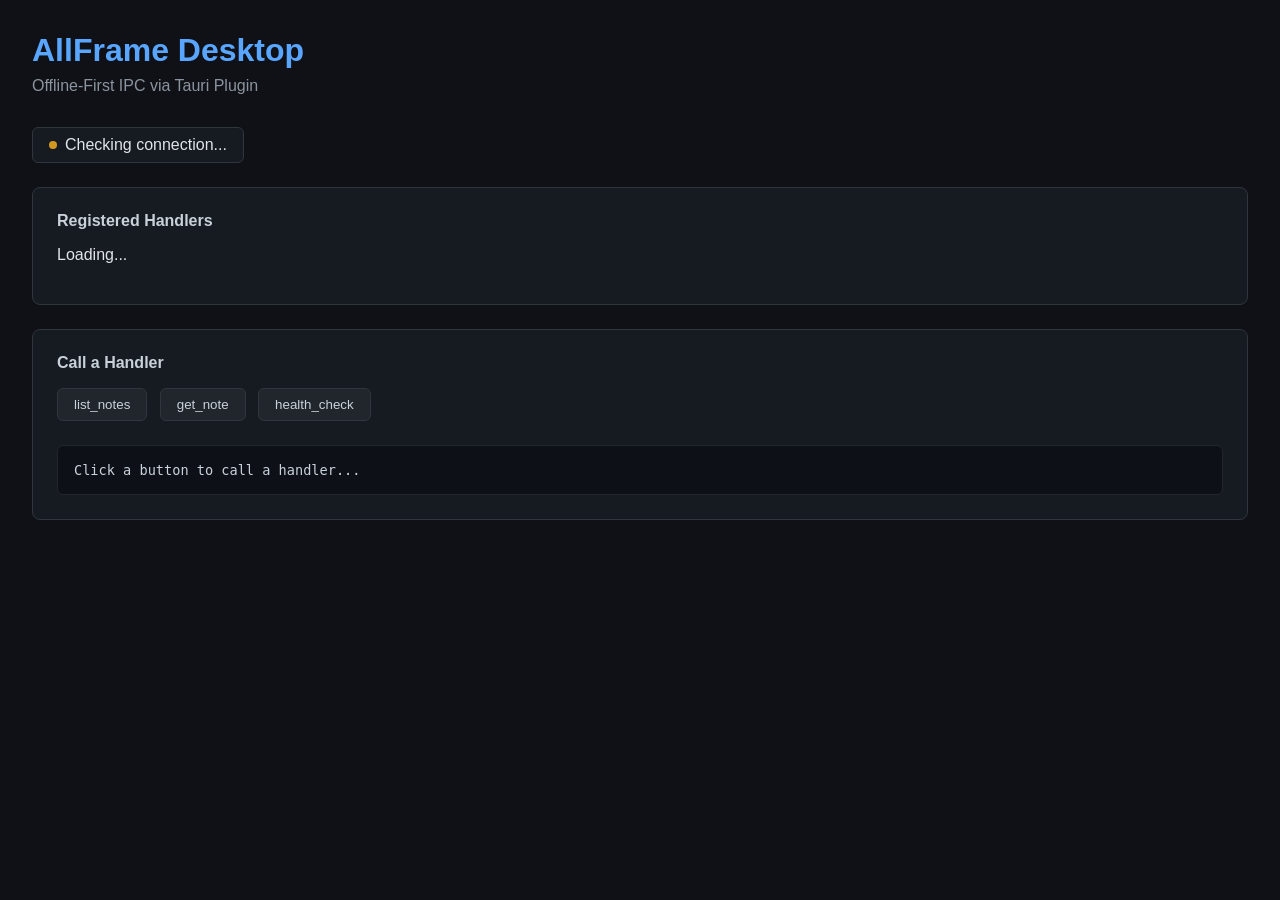
<file: examples/tauri-desktop/src/index.html>
<!DOCTYPE html>
<html lang="en">
<head>
  <meta charset="UTF-8" />
  <meta name="viewport" content="width=device-width, initial-scale=1.0" />
  <title>AllFrame Desktop — Offline-First Demo</title>
  <style>
    * { margin: 0; padding: 0; box-sizing: border-box; }
    body {
      font-family: -apple-system, BlinkMacSystemFont, "Segoe UI", Roboto, sans-serif;
      background: #0f1117;
      color: #e1e4e8;
      padding: 2rem;
    }
    h1 { color: #58a6ff; margin-bottom: 0.5rem; }
    .subtitle { color: #8b949e; margin-bottom: 2rem; }
    .status {
      display: inline-flex;
      align-items: center;
      gap: 0.5rem;
      background: #161b22;
      border: 1px solid #30363d;
      border-radius: 6px;
      padding: 0.5rem 1rem;
      margin-bottom: 1.5rem;
    }
    .dot { width: 8px; height: 8px; border-radius: 50%; }
    .dot.ok { background: #3fb950; }
    .dot.loading { background: #d29922; }
    .dot.error { background: #f85149; }
    .panel {
      background: #161b22;
      border: 1px solid #30363d;
      border-radius: 8px;
      padding: 1.5rem;
      margin-bottom: 1.5rem;
    }
    .panel h2 { color: #c9d1d9; font-size: 1rem; margin-bottom: 1rem; }
    button {
      background: #21262d;
      color: #c9d1d9;
      border: 1px solid #30363d;
      border-radius: 6px;
      padding: 0.5rem 1rem;
      cursor: pointer;
      margin-right: 0.5rem;
      margin-bottom: 0.5rem;
    }
    button:hover { background: #30363d; border-color: #58a6ff; }
    pre {
      background: #0d1117;
      border: 1px solid #21262d;
      border-radius: 6px;
      padding: 1rem;
      margin-top: 1rem;
      overflow-x: auto;
      font-size: 0.85rem;
      color: #c9d1d9;
      white-space: pre-wrap;
    }
    .handlers { display: flex; flex-wrap: wrap; gap: 0.5rem; margin-bottom: 1rem; }
    .handler-tag {
      background: #1f6feb22;
      border: 1px solid #1f6feb;
      border-radius: 12px;
      padding: 0.25rem 0.75rem;
      font-size: 0.8rem;
      color: #58a6ff;
    }
  </style>
</head>
<body>
  <h1>AllFrame Desktop</h1>
  <p class="subtitle">Offline-First IPC via Tauri Plugin</p>

  <div class="status" id="status">
    <span class="dot loading"></span>
    <span>Checking connection...</span>
  </div>

  <div class="panel">
    <h2>Registered Handlers</h2>
    <div class="handlers" id="handlers">Loading...</div>
  </div>

  <div class="panel">
    <h2>Call a Handler</h2>
    <div>
      <button onclick="callHandler('list_notes')">list_notes</button>
      <button onclick="callHandler('get_note')">get_note</button>
      <button onclick="callHandler('health_check')">health_check</button>
    </div>
    <pre id="output">Click a button to call a handler...</pre>
  </div>

  <script type="module">
    const { invoke } = window.__TAURI__.core;

    // Discover handlers on load
    async function init() {
      try {
        const handlers = await invoke("plugin:allframe-tauri|allframe_list");
        const container = document.getElementById("handlers");
        container.innerHTML = handlers
          .map(h => `<span class="handler-tag">${h.name}</span>`)
          .join("");

        const status = document.getElementById("status");
        status.innerHTML = `<span class="dot ok"></span><span>Online — ${handlers.length} handlers available (no network needed)</span>`;
      } catch (e) {
        const status = document.getElementById("status");
        status.innerHTML = `<span class="dot error"></span><span>Error: ${e}</span>`;
      }
    }

    // Call handler and display result
    window.callHandler = async function(name) {
      const output = document.getElementById("output");
      output.textContent = `Calling ${name}...`;
      try {
        const result = await invoke("plugin:allframe-tauri|allframe_call", {
          handler: name,
          args: {}
        });
        output.textContent = `${name} →\n${JSON.stringify(JSON.parse(result.result), null, 2)}`;
      } catch (e) {
        output.textContent = `Error: ${JSON.stringify(e, null, 2)}`;
      }
    };

    init();
  </script>
</body>
</html>
</file>
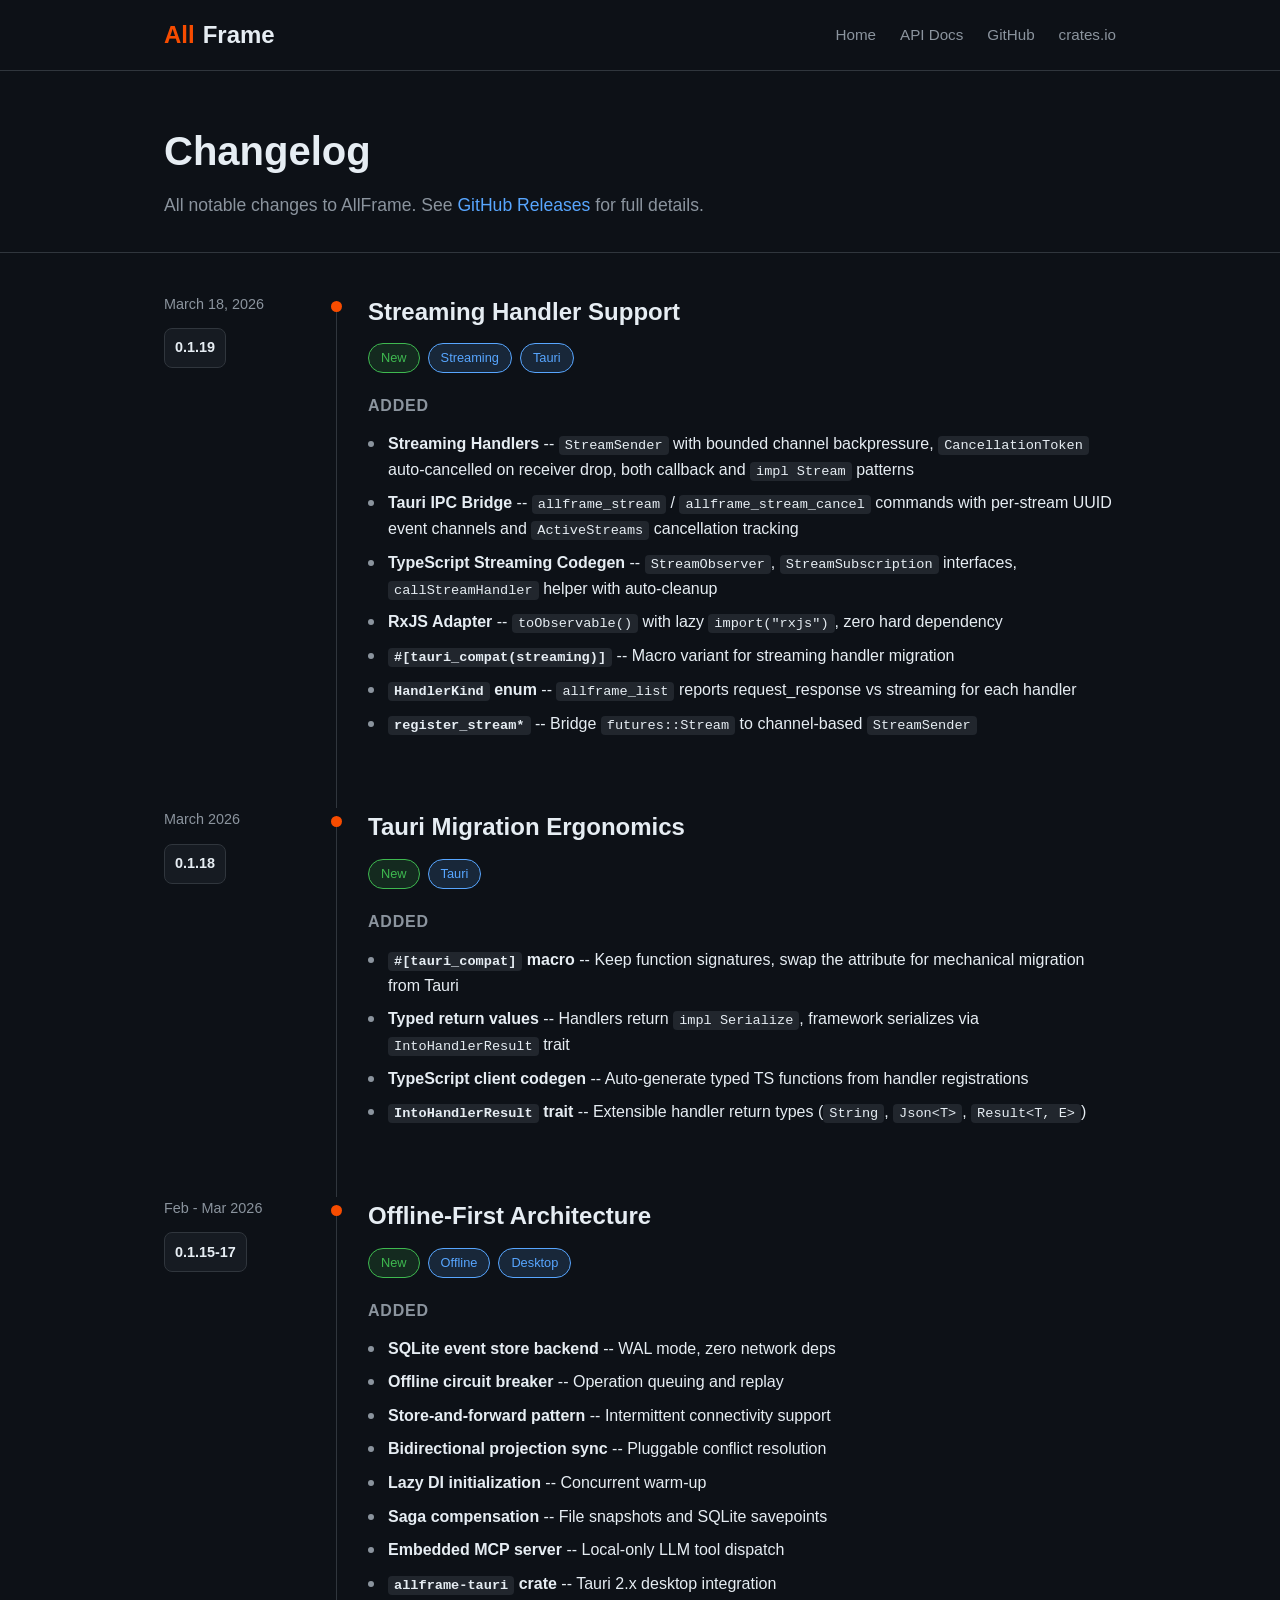
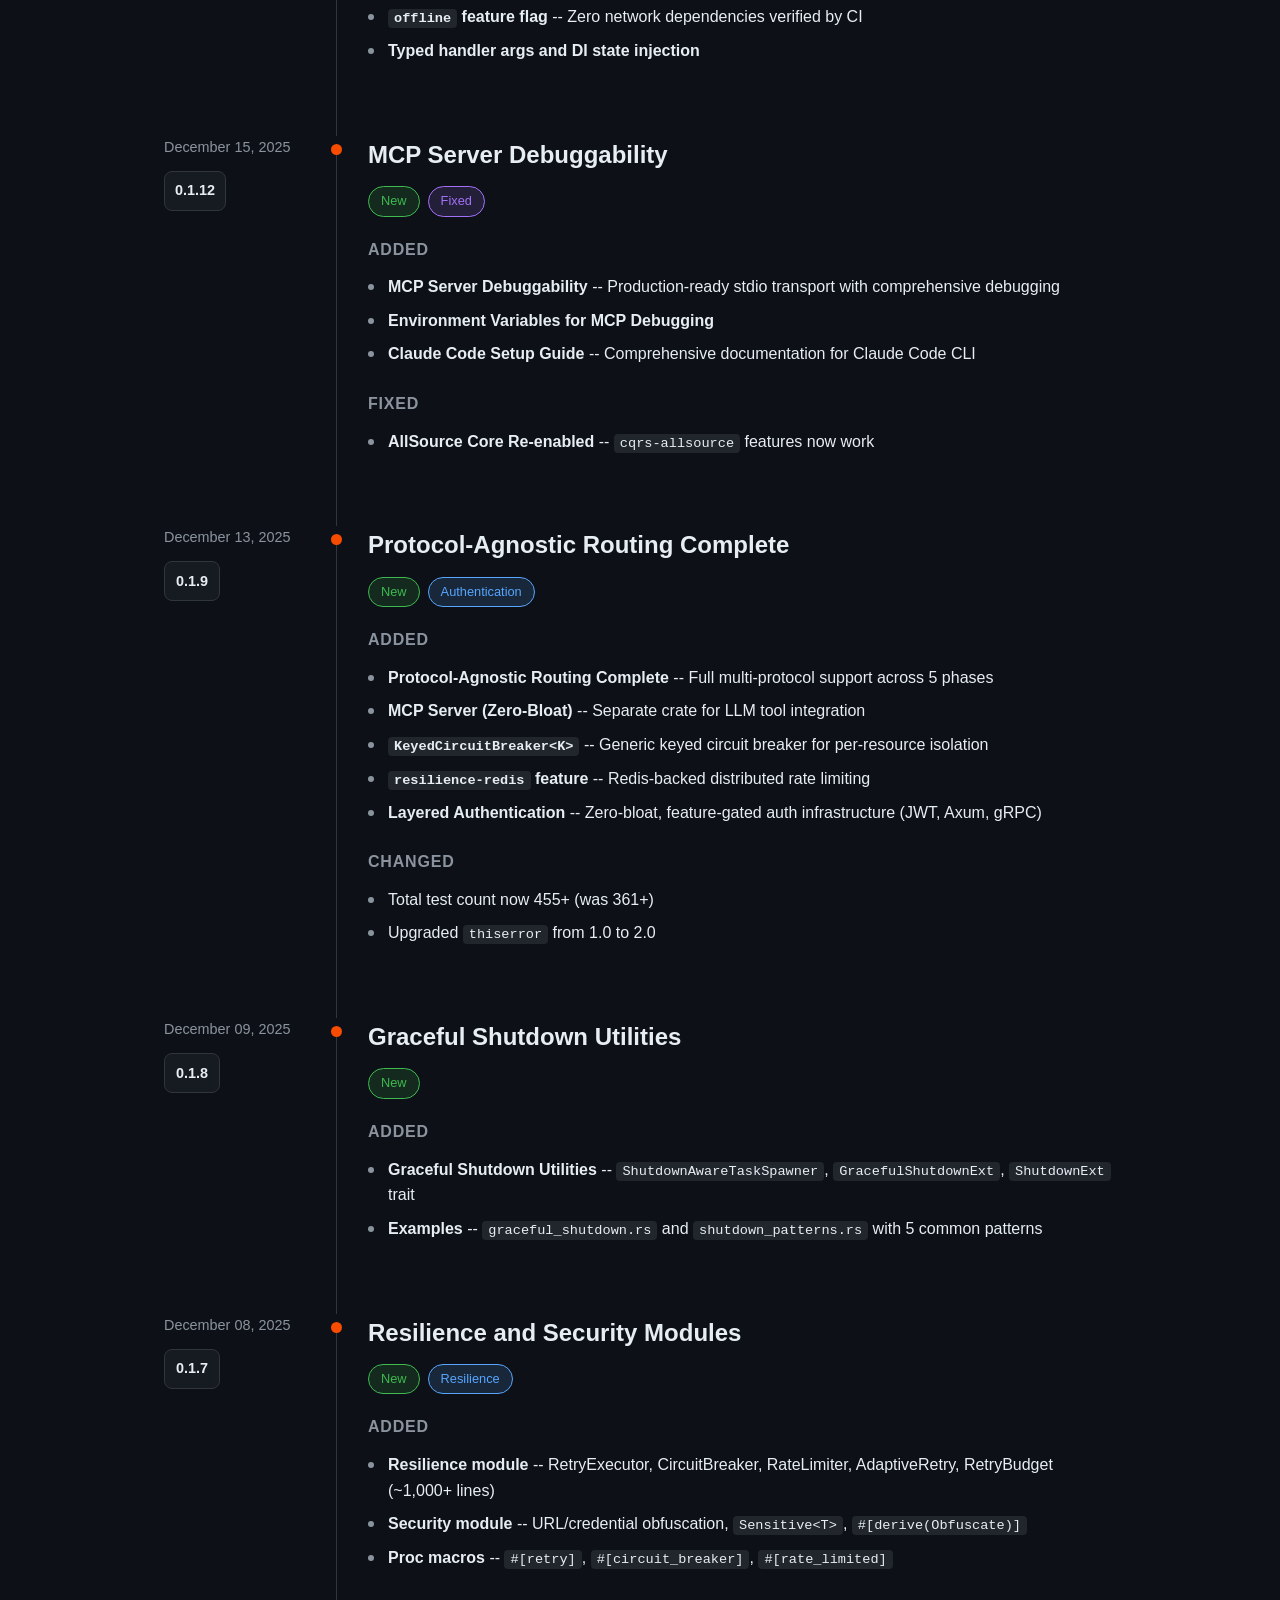
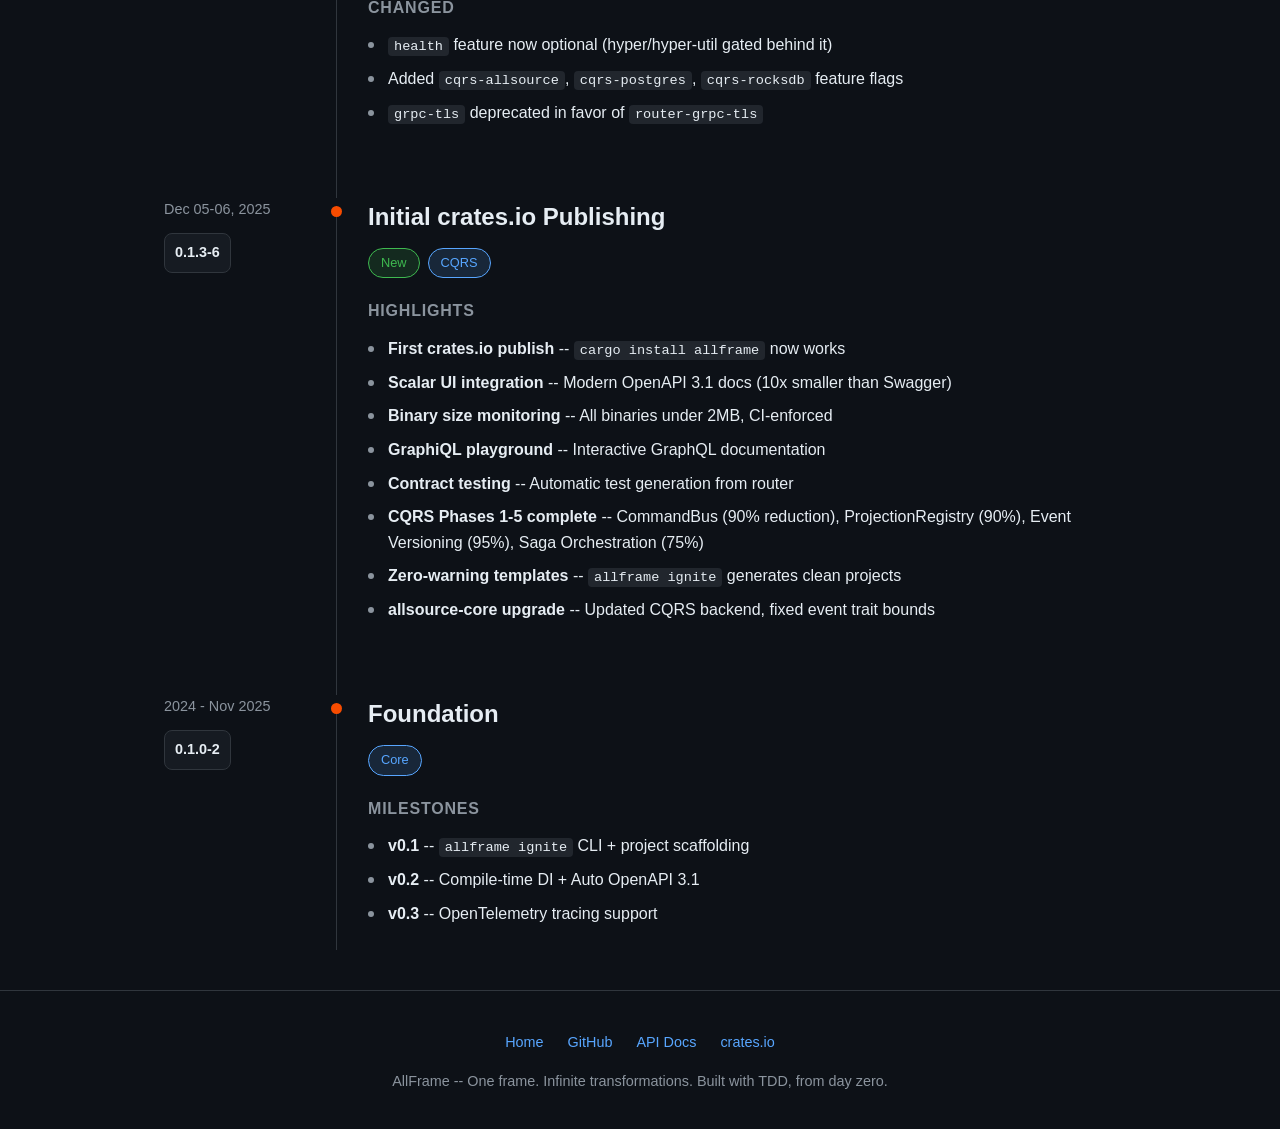
<file: docs/site/changelog.html>
<!DOCTYPE html>
<html lang="en">
<head>
    <meta charset="UTF-8">
    <meta name="viewport" content="width=device-width, initial-scale=1.0">
    <title>Changelog - AllFrame</title>
    <meta name="description" content="AllFrame changelog - Track all releases, features, and improvements to the composable Rust API framework.">
    <meta name="keywords" content="rust, web framework, changelog, releases, allframe">
    <link rel="canonical" href="https://all-source-os.github.io/all-frame/changelog.html">

    <!-- Open Graph -->
    <meta property="og:title" content="Changelog - AllFrame">
    <meta property="og:description" content="Track all releases, features, and improvements to AllFrame.">
    <meta property="og:type" content="website">
    <meta property="og:url" content="https://all-source-os.github.io/all-frame/changelog.html">

    <link rel="stylesheet" href="style.css">
    <style>
        .container { max-width: 1000px; }
        .page-header { padding: 48px 0 32px; border-bottom: 1px solid var(--border); }
        .page-header h1 { font-size: 2.5rem; font-weight: 700; margin-bottom: 8px; }
        .page-header p { color: var(--text-muted); font-size: 1.1rem; }

        .timeline { padding: 40px 0; }

        .release { display: flex; gap: 32px; position: relative; padding-bottom: 48px; }
        .release:last-child { padding-bottom: 0; }

        .release-meta {
            width: 140px;
            flex-shrink: 0;
            position: sticky;
            top: 100px;
            align-self: flex-start;
        }

        .release-date { font-size: 0.9rem; color: var(--text-muted); margin-bottom: 12px; }

        .release-version {
            display: inline-flex;
            align-items: center;
            justify-content: center;
            min-width: 56px;
            height: 40px;
            background: var(--bg-secondary);
            border: 1px solid var(--border);
            border-radius: 8px;
            font-weight: 700;
            font-size: 0.9rem;
            padding: 0 10px;
        }

        .release-content { flex: 1; position: relative; padding-left: 32px; }

        .release-content::before {
            content: '';
            position: absolute;
            left: 0;
            top: 8px;
            bottom: -48px;
            width: 1px;
            background: var(--border);
        }

        .release:last-child .release-content::before { bottom: 0; }

        .release-content::after {
            content: '';
            position: absolute;
            left: -5px;
            top: 8px;
            width: 11px;
            height: 11px;
            background: var(--primary);
            border-radius: 50%;
        }

        .release-title { font-size: 1.5rem; font-weight: 600; margin-bottom: 12px; }
        .release-tags { display: flex; flex-wrap: wrap; gap: 8px; margin-bottom: 20px; }

        .section { margin-bottom: 24px; }

        .section-title {
            font-size: 1rem;
            font-weight: 600;
            color: var(--text-muted);
            margin-bottom: 12px;
            text-transform: uppercase;
            letter-spacing: 0.05em;
        }

        .section ul { list-style: none; padding: 0; }

        .section li {
            position: relative;
            padding-left: 20px;
            margin-bottom: 8px;
            color: var(--text);
        }

        .section li::before {
            content: '';
            position: absolute;
            left: 0;
            top: 10px;
            width: 6px;
            height: 6px;
            background: var(--text-muted);
            border-radius: 50%;
        }

        .section li strong { color: var(--text); }

        @media (max-width: 768px) {
            .release { flex-direction: column; gap: 16px; }
            .release-meta { width: 100%; position: static; display: flex; align-items: center; gap: 16px; }
            .release-content { padding-left: 0; }
            .release-content::before, .release-content::after { display: none; }
        }
    </style>
</head>
<body>
    <header>
        <nav class="container">
            <a href="index.html" class="logo"><span>All</span>Frame</a>
            <div class="nav-links">
                <a href="index.html">Home</a>
                <a href="https://docs.rs/allframe">API Docs</a>
                <a href="https://github.com/all-source-os/all-frame">GitHub</a>
                <a href="https://crates.io/crates/allframe">crates.io</a>
            </div>
        </nav>
    </header>

    <main>
        <div class="page-header">
            <div class="container">
                <h1>Changelog</h1>
                <p>All notable changes to AllFrame. See <a href="https://github.com/all-source-os/all-frame/releases">GitHub Releases</a> for full details.</p>
            </div>
        </div>

        <div class="timeline">
            <div class="container">

                <!-- v0.1.19 -->
                <div class="release">
                    <div class="release-meta">
                        <div class="release-date">March 18, 2026</div>
                        <div class="release-version">0.1.19</div>
                    </div>
                    <div class="release-content">
                        <h2 class="release-title">Streaming Handler Support</h2>
                        <div class="release-tags">
                            <span class="tag new">New</span>
                            <span class="tag feature">Streaming</span>
                            <span class="tag feature">Tauri</span>
                        </div>
                        <div class="section">
                            <h3 class="section-title">Added</h3>
                            <ul>
                                <li><strong>Streaming Handlers</strong> -- <code>StreamSender</code> with bounded channel backpressure, <code>CancellationToken</code> auto-cancelled on receiver drop, both callback and <code>impl Stream</code> patterns</li>
                                <li><strong>Tauri IPC Bridge</strong> -- <code>allframe_stream</code> / <code>allframe_stream_cancel</code> commands with per-stream UUID event channels and <code>ActiveStreams</code> cancellation tracking</li>
                                <li><strong>TypeScript Streaming Codegen</strong> -- <code>StreamObserver</code>, <code>StreamSubscription</code> interfaces, <code>callStreamHandler</code> helper with auto-cleanup</li>
                                <li><strong>RxJS Adapter</strong> -- <code>toObservable()</code> with lazy <code>import("rxjs")</code>, zero hard dependency</li>
                                <li><strong><code>#[tauri_compat(streaming)]</code></strong> -- Macro variant for streaming handler migration</li>
                                <li><strong><code>HandlerKind</code> enum</strong> -- <code>allframe_list</code> reports request_response vs streaming for each handler</li>
                                <li><strong><code>register_stream*</code></strong> -- Bridge <code>futures::Stream</code> to channel-based <code>StreamSender</code></li>
                            </ul>
                        </div>
                    </div>
                </div>

                <!-- v0.1.18 -->
                <div class="release">
                    <div class="release-meta">
                        <div class="release-date">March 2026</div>
                        <div class="release-version">0.1.18</div>
                    </div>
                    <div class="release-content">
                        <h2 class="release-title">Tauri Migration Ergonomics</h2>
                        <div class="release-tags">
                            <span class="tag new">New</span>
                            <span class="tag feature">Tauri</span>
                        </div>
                        <div class="section">
                            <h3 class="section-title">Added</h3>
                            <ul>
                                <li><strong><code>#[tauri_compat]</code> macro</strong> -- Keep function signatures, swap the attribute for mechanical migration from Tauri</li>
                                <li><strong>Typed return values</strong> -- Handlers return <code>impl Serialize</code>, framework serializes via <code>IntoHandlerResult</code> trait</li>
                                <li><strong>TypeScript client codegen</strong> -- Auto-generate typed TS functions from handler registrations</li>
                                <li><strong><code>IntoHandlerResult</code> trait</strong> -- Extensible handler return types (<code>String</code>, <code>Json&lt;T&gt;</code>, <code>Result&lt;T, E&gt;</code>)</li>
                            </ul>
                        </div>
                    </div>
                </div>

                <!-- v0.1.15 - v0.1.17 -->
                <div class="release">
                    <div class="release-meta">
                        <div class="release-date">Feb - Mar 2026</div>
                        <div class="release-version">0.1.15-17</div>
                    </div>
                    <div class="release-content">
                        <h2 class="release-title">Offline-First Architecture</h2>
                        <div class="release-tags">
                            <span class="tag new">New</span>
                            <span class="tag feature">Offline</span>
                            <span class="tag feature">Desktop</span>
                        </div>
                        <div class="section">
                            <h3 class="section-title">Added</h3>
                            <ul>
                                <li><strong>SQLite event store backend</strong> -- WAL mode, zero network deps</li>
                                <li><strong>Offline circuit breaker</strong> -- Operation queuing and replay</li>
                                <li><strong>Store-and-forward pattern</strong> -- Intermittent connectivity support</li>
                                <li><strong>Bidirectional projection sync</strong> -- Pluggable conflict resolution</li>
                                <li><strong>Lazy DI initialization</strong> -- Concurrent warm-up</li>
                                <li><strong>Saga compensation</strong> -- File snapshots and SQLite savepoints</li>
                                <li><strong>Embedded MCP server</strong> -- Local-only LLM tool dispatch</li>
                                <li><strong><code>allframe-tauri</code> crate</strong> -- Tauri 2.x desktop integration</li>
                                <li><strong><code>offline</code> feature flag</strong> -- Zero network dependencies verified by CI</li>
                                <li><strong>Typed handler args and DI state injection</strong></li>
                            </ul>
                        </div>
                    </div>
                </div>

                <!-- v0.1.12 -->
                <div class="release">
                    <div class="release-meta">
                        <div class="release-date">December 15, 2025</div>
                        <div class="release-version">0.1.12</div>
                    </div>
                    <div class="release-content">
                        <h2 class="release-title">MCP Server Debuggability</h2>
                        <div class="release-tags">
                            <span class="tag new">New</span>
                            <span class="tag fix">Fixed</span>
                        </div>
                        <div class="section">
                            <h3 class="section-title">Added</h3>
                            <ul>
                                <li><strong>MCP Server Debuggability</strong> -- Production-ready stdio transport with comprehensive debugging</li>
                                <li><strong>Environment Variables for MCP Debugging</strong></li>
                                <li><strong>Claude Code Setup Guide</strong> -- Comprehensive documentation for Claude Code CLI</li>
                            </ul>
                        </div>
                        <div class="section">
                            <h3 class="section-title">Fixed</h3>
                            <ul>
                                <li><strong>AllSource Core Re-enabled</strong> -- <code>cqrs-allsource</code> features now work</li>
                            </ul>
                        </div>
                    </div>
                </div>

                <!-- v0.1.9 -->
                <div class="release">
                    <div class="release-meta">
                        <div class="release-date">December 13, 2025</div>
                        <div class="release-version">0.1.9</div>
                    </div>
                    <div class="release-content">
                        <h2 class="release-title">Protocol-Agnostic Routing Complete</h2>
                        <div class="release-tags">
                            <span class="tag new">New</span>
                            <span class="tag feature">Authentication</span>
                        </div>
                        <div class="section">
                            <h3 class="section-title">Added</h3>
                            <ul>
                                <li><strong>Protocol-Agnostic Routing Complete</strong> -- Full multi-protocol support across 5 phases</li>
                                <li><strong>MCP Server (Zero-Bloat)</strong> -- Separate crate for LLM tool integration</li>
                                <li><strong><code>KeyedCircuitBreaker&lt;K&gt;</code></strong> -- Generic keyed circuit breaker for per-resource isolation</li>
                                <li><strong><code>resilience-redis</code> feature</strong> -- Redis-backed distributed rate limiting</li>
                                <li><strong>Layered Authentication</strong> -- Zero-bloat, feature-gated auth infrastructure (JWT, Axum, gRPC)</li>
                            </ul>
                        </div>
                        <div class="section">
                            <h3 class="section-title">Changed</h3>
                            <ul>
                                <li>Total test count now 455+ (was 361+)</li>
                                <li>Upgraded <code>thiserror</code> from 1.0 to 2.0</li>
                            </ul>
                        </div>
                    </div>
                </div>

                <!-- v0.1.8 -->
                <div class="release">
                    <div class="release-meta">
                        <div class="release-date">December 09, 2025</div>
                        <div class="release-version">0.1.8</div>
                    </div>
                    <div class="release-content">
                        <h2 class="release-title">Graceful Shutdown Utilities</h2>
                        <div class="release-tags">
                            <span class="tag new">New</span>
                        </div>
                        <div class="section">
                            <h3 class="section-title">Added</h3>
                            <ul>
                                <li><strong>Graceful Shutdown Utilities</strong> -- <code>ShutdownAwareTaskSpawner</code>, <code>GracefulShutdownExt</code>, <code>ShutdownExt</code> trait</li>
                                <li><strong>Examples</strong> -- <code>graceful_shutdown.rs</code> and <code>shutdown_patterns.rs</code> with 5 common patterns</li>
                            </ul>
                        </div>
                    </div>
                </div>

                <!-- v0.1.7 -->
                <div class="release">
                    <div class="release-meta">
                        <div class="release-date">December 08, 2025</div>
                        <div class="release-version">0.1.7</div>
                    </div>
                    <div class="release-content">
                        <h2 class="release-title">Resilience and Security Modules</h2>
                        <div class="release-tags">
                            <span class="tag new">New</span>
                            <span class="tag feature">Resilience</span>
                        </div>
                        <div class="section">
                            <h3 class="section-title">Added</h3>
                            <ul>
                                <li><strong>Resilience module</strong> -- RetryExecutor, CircuitBreaker, RateLimiter, AdaptiveRetry, RetryBudget (~1,000+ lines)</li>
                                <li><strong>Security module</strong> -- URL/credential obfuscation, <code>Sensitive&lt;T&gt;</code>, <code>#[derive(Obfuscate)]</code></li>
                                <li><strong>Proc macros</strong> -- <code>#[retry]</code>, <code>#[circuit_breaker]</code>, <code>#[rate_limited]</code></li>
                            </ul>
                        </div>
                        <div class="section">
                            <h3 class="section-title">Changed</h3>
                            <ul>
                                <li><code>health</code> feature now optional (hyper/hyper-util gated behind it)</li>
                                <li>Added <code>cqrs-allsource</code>, <code>cqrs-postgres</code>, <code>cqrs-rocksdb</code> feature flags</li>
                                <li><code>grpc-tls</code> deprecated in favor of <code>router-grpc-tls</code></li>
                            </ul>
                        </div>
                    </div>
                </div>

                <!-- v0.1.3 - v0.1.6 -->
                <div class="release">
                    <div class="release-meta">
                        <div class="release-date">Dec 05-06, 2025</div>
                        <div class="release-version">0.1.3-6</div>
                    </div>
                    <div class="release-content">
                        <h2 class="release-title">Initial crates.io Publishing</h2>
                        <div class="release-tags">
                            <span class="tag new">New</span>
                            <span class="tag feature">CQRS</span>
                        </div>
                        <div class="section">
                            <h3 class="section-title">Highlights</h3>
                            <ul>
                                <li><strong>First crates.io publish</strong> -- <code>cargo install allframe</code> now works</li>
                                <li><strong>Scalar UI integration</strong> -- Modern OpenAPI 3.1 docs (10x smaller than Swagger)</li>
                                <li><strong>Binary size monitoring</strong> -- All binaries under 2MB, CI-enforced</li>
                                <li><strong>GraphiQL playground</strong> -- Interactive GraphQL documentation</li>
                                <li><strong>Contract testing</strong> -- Automatic test generation from router</li>
                                <li><strong>CQRS Phases 1-5 complete</strong> -- CommandBus (90% reduction), ProjectionRegistry (90%), Event Versioning (95%), Saga Orchestration (75%)</li>
                                <li><strong>Zero-warning templates</strong> -- <code>allframe ignite</code> generates clean projects</li>
                                <li><strong>allsource-core upgrade</strong> -- Updated CQRS backend, fixed event trait bounds</li>
                            </ul>
                        </div>
                    </div>
                </div>

                <!-- Pre-0.1.3 -->
                <div class="release">
                    <div class="release-meta">
                        <div class="release-date">2024 - Nov 2025</div>
                        <div class="release-version">0.1.0-2</div>
                    </div>
                    <div class="release-content">
                        <h2 class="release-title">Foundation</h2>
                        <div class="release-tags">
                            <span class="tag feature">Core</span>
                        </div>
                        <div class="section">
                            <h3 class="section-title">Milestones</h3>
                            <ul>
                                <li><strong>v0.1</strong> -- <code>allframe ignite</code> CLI + project scaffolding</li>
                                <li><strong>v0.2</strong> -- Compile-time DI + Auto OpenAPI 3.1</li>
                                <li><strong>v0.3</strong> -- OpenTelemetry tracing support</li>
                            </ul>
                        </div>
                    </div>
                </div>

            </div>
        </div>
    </main>

    <footer>
        <div class="container">
            <div class="links">
                <a href="index.html">Home</a>
                <a href="https://github.com/all-source-os/all-frame">GitHub</a>
                <a href="https://docs.rs/allframe">API Docs</a>
                <a href="https://crates.io/crates/allframe">crates.io</a>
            </div>
            <p>AllFrame -- One frame. Infinite transformations. Built with TDD, from day zero.</p>
        </div>
    </footer>
</body>
</html>
</file>
<file: docs/site/style.css>
:root {
    --primary: #f74c00;
    --primary-dark: #d94400;
    --bg: #0d1117;
    --bg-secondary: #161b22;
    --bg-tertiary: #21262d;
    --text: #e6edf3;
    --text-muted: #8b949e;
    --border: #30363d;
    --green: #3fb950;
    --blue: #58a6ff;
    --purple: #a371f7;
    --yellow: #d29922;
}

* { margin: 0; padding: 0; box-sizing: border-box; }

body {
    font-family: -apple-system, BlinkMacSystemFont, 'Segoe UI', 'Noto Sans', Helvetica, Arial, sans-serif;
    background: var(--bg);
    color: var(--text);
    line-height: 1.6;
}

a { color: var(--blue); text-decoration: none; }
a:hover { text-decoration: underline; }

code {
    background: var(--bg-tertiary);
    padding: 2px 6px;
    border-radius: 4px;
    font-family: 'SF Mono', 'Fira Code', monospace;
    font-size: 0.85em;
}

.container { max-width: 1200px; margin: 0 auto; padding: 0 24px; }

/* ---- Header ---- */
header {
    border-bottom: 1px solid var(--border);
    padding: 16px 0;
    position: sticky;
    top: 0;
    background: var(--bg);
    z-index: 100;
}

nav { display: flex; justify-content: space-between; align-items: center; }

.logo {
    font-size: 1.5rem;
    font-weight: 700;
    color: var(--text);
    display: flex;
    align-items: center;
    gap: 8px;
}

.logo span { color: var(--primary); }

.nav-links { display: flex; gap: 24px; align-items: center; }
.nav-links a { color: var(--text-muted); font-size: 0.95rem; }
.nav-links a:hover { color: var(--text); text-decoration: none; }

/* ---- Buttons ---- */
.btn {
    display: inline-flex;
    align-items: center;
    gap: 8px;
    padding: 10px 20px;
    border-radius: 6px;
    font-weight: 500;
    font-size: 0.95rem;
    transition: all 0.2s;
    border: none;
    cursor: pointer;
}

.btn-primary { background: var(--primary); color: white; }
.btn-primary:hover { background: var(--primary-dark); text-decoration: none; }

.btn-secondary { background: var(--bg-tertiary); color: var(--text); border: 1px solid var(--border); }
.btn-secondary:hover { background: var(--border); text-decoration: none; }

.btn-sm { padding: 6px 14px; font-size: 0.85rem; }

/* ---- Footer ---- */
footer {
    padding: 40px 0;
    border-top: 1px solid var(--border);
    text-align: center;
    color: var(--text-muted);
    font-size: 0.9rem;
}

footer .links { display: flex; gap: 24px; justify-content: center; margin-bottom: 16px; }

/* ---- Tags ---- */
.tag {
    display: inline-flex;
    align-items: center;
    padding: 4px 12px;
    background: var(--bg-tertiary);
    border: 1px solid var(--border);
    border-radius: 20px;
    font-size: 0.8rem;
    color: var(--text-muted);
}

.tag.new { background: rgba(63, 185, 80, 0.15); border-color: var(--green); color: var(--green); }
.tag.breaking { background: rgba(247, 76, 0, 0.15); border-color: var(--primary); color: var(--primary); }
.tag.feature { background: rgba(88, 166, 255, 0.15); border-color: var(--blue); color: var(--blue); }
.tag.fix { background: rgba(163, 113, 247, 0.15); border-color: var(--purple); color: var(--purple); }

/* ---- Comparison Table ---- */
.comparison-table {
    width: 100%;
    border-collapse: collapse;
    font-size: 0.95rem;
}

.comparison-table th,
.comparison-table td {
    padding: 16px;
    text-align: left;
    border-bottom: 1px solid var(--border);
}

.comparison-table th { color: var(--text-muted); font-weight: 500; }
.comparison-table th:first-child, .comparison-table td:first-child { font-weight: 600; }
.comparison-table .check { color: var(--green); }
.comparison-table .cross { color: var(--text-muted); }
.comparison-table .partial { color: #d29922; }

/* ---- Responsive ---- */
@media (max-width: 768px) {
    .nav-links { display: none; }

    .comparison-table { font-size: 0.8rem; }
    .comparison-table th, .comparison-table td { padding: 8px; }
}
</file>
